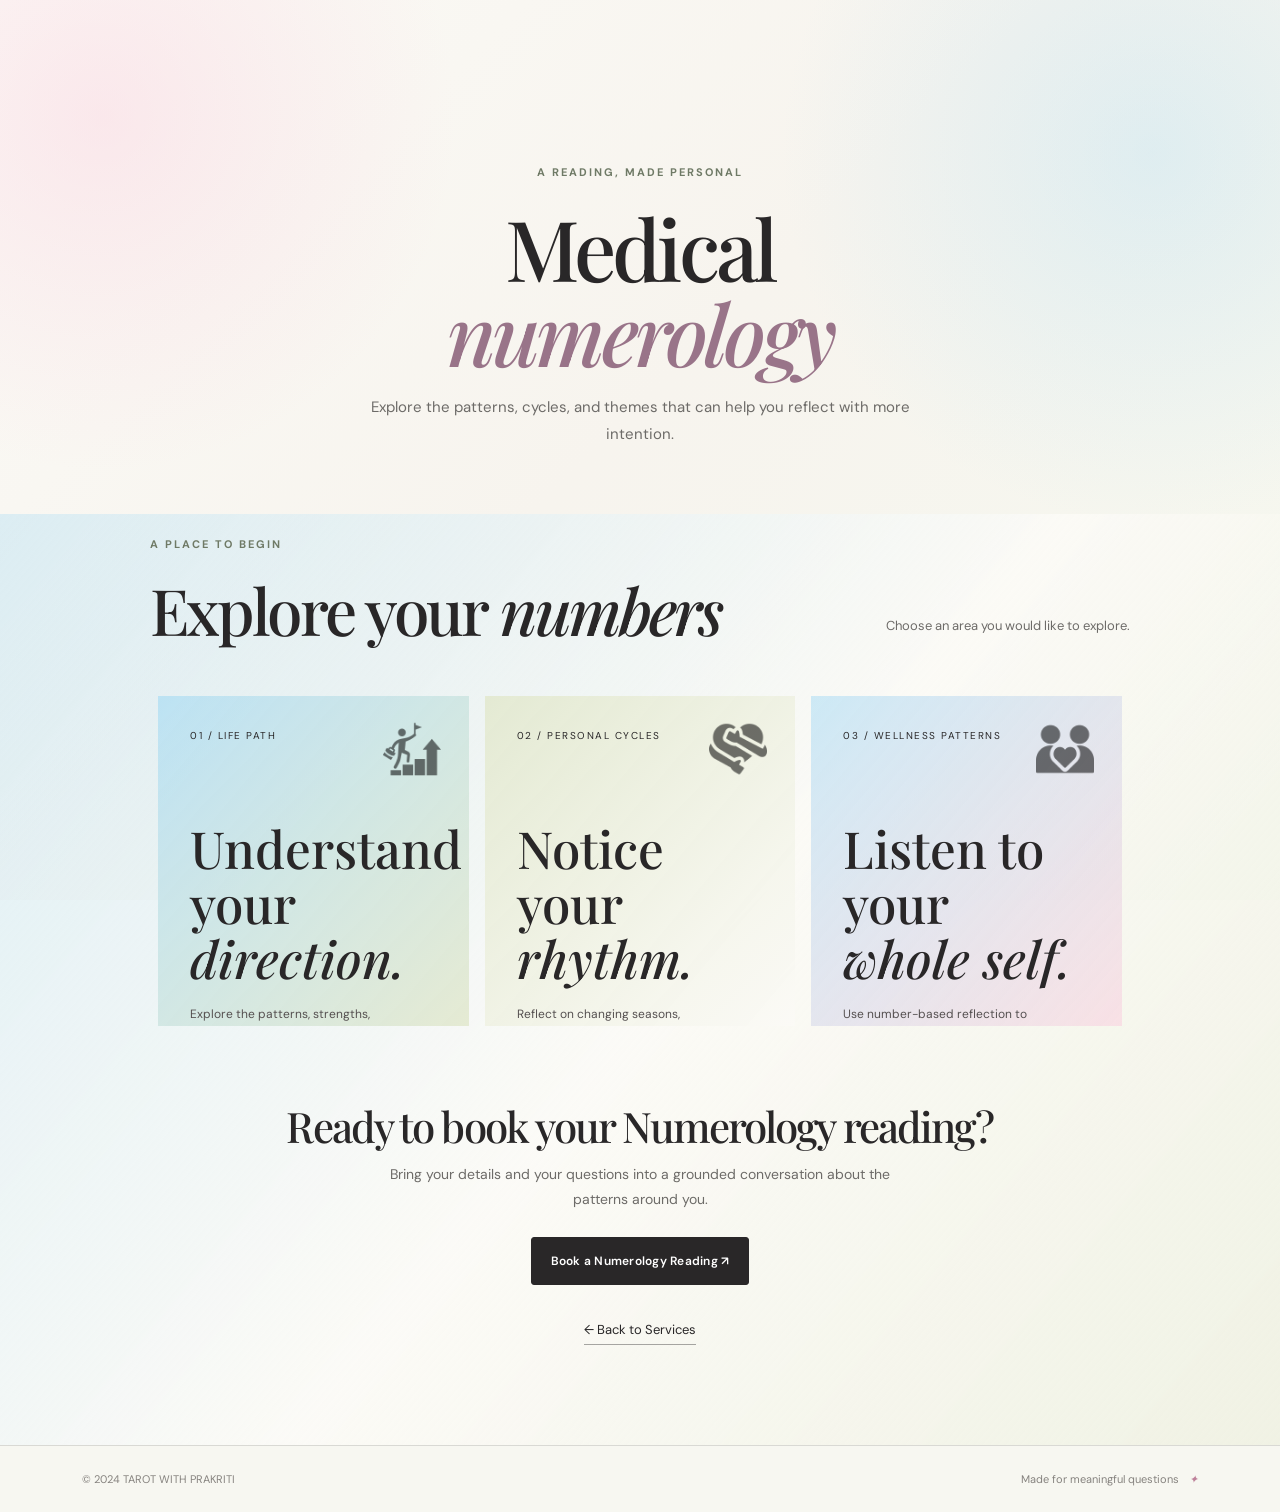
<file: numerology/index.html>
<!doctype html>
<html lang="en">
<head>
  <meta charset="utf-8"><meta name="viewport" content="width=device-width, initial-scale=1">
  <meta name="description" content="Medical Numerology services with Tarot with Prakriti.">
  <title>Medical Numerology | TAROT WITH PRAKRITI</title>
  <link rel="preconnect" href="https://fonts.googleapis.com"><link rel="preconnect" href="https://fonts.gstatic.com" crossorigin>
  <link href="https://fonts.googleapis.com/css2?family=DM+Sans:wght@400;500;600;700&family=Playfair+Display:wght@500;600;700&display=swap" rel="stylesheet"><link href="https://cdn.jsdelivr.net/npm/bootstrap@5.3.3/dist/css/bootstrap.min.css" rel="stylesheet">
  <link rel="stylesheet" href="../styles.css"><link rel="stylesheet" href="../responsive-fix.css"><link rel="stylesheet" href="../services/services.css"><link rel="stylesheet" href="../services/services-overrides.css"><link rel="stylesheet" href="../tarot/detail.css">
</head>
<body class="detail-page numerology-detail-page"><div class="page-wash"></div>
  <main><header class="detail-hero"><div class="container"><p class="section-kicker">A reading, made personal</p><h1>Medical <em>numerology</em></h1><p>Explore the patterns, cycles, and themes that can help you reflect with more intention.</p></div></header>
    <section class="detail-content"><div class="container"><div class="tarot-intro detail-intro"><div><p class="section-kicker">A place to begin</p><h2>Explore your <em>numbers</em></h2></div><p>Choose an area you would like to explore.</p></div><div class="row g-3 category-grid numerology-grid"><div class="col-lg-4"><article class="category-card category-career"><span class="category-label">01 / Life Path</span><h3>Understand your<br><em>direction.</em></h3><p>Explore the patterns, strengths, and themes that shape the way you move through life.</p></article></div><div class="col-lg-4"><article class="category-card category-self"><span class="category-label">02 / Personal Cycles</span><h3>Notice your<br><em>rhythm.</em></h3><p>Reflect on changing seasons, recurring patterns, and the energy around important decisions.</p></article></div><div class="col-lg-4"><article class="category-card category-love"><span class="category-label">03 / Wellness Patterns</span><h3>Listen to your<br><em>whole self.</em></h3><p>Use number-based reflection to notice habits, balance, and areas that deserve more care.</p></article></div></div><div class="detail-cta"><h2>Ready to book your Numerology reading?</h2><p>Bring your details and your questions into a grounded conversation about the patterns around you.</p><a class="btn btn-primary-soft" href="https://wa.me/916283206767?text=Hi%20I%20would%20like%20to%20book%20a%20Medical%20Numerology%20reading" target="_blank" rel="noopener">Book a Numerology Reading <span>↗</span></a></div><a class="detail-back" href="../services/">← Back to Services</a></div></section>
  </main><footer><div class="container d-flex flex-wrap justify-content-between align-items-center gap-3"><span>© 2024 TAROT WITH PRAKRITI</span><span>Made for meaningful questions <i>✦</i></span></div></footer>
  <script src="https://cdn.jsdelivr.net/npm/bootstrap@5.3.3/dist/js/bootstrap.bundle.min.js"></script>
</body></html>
</file>
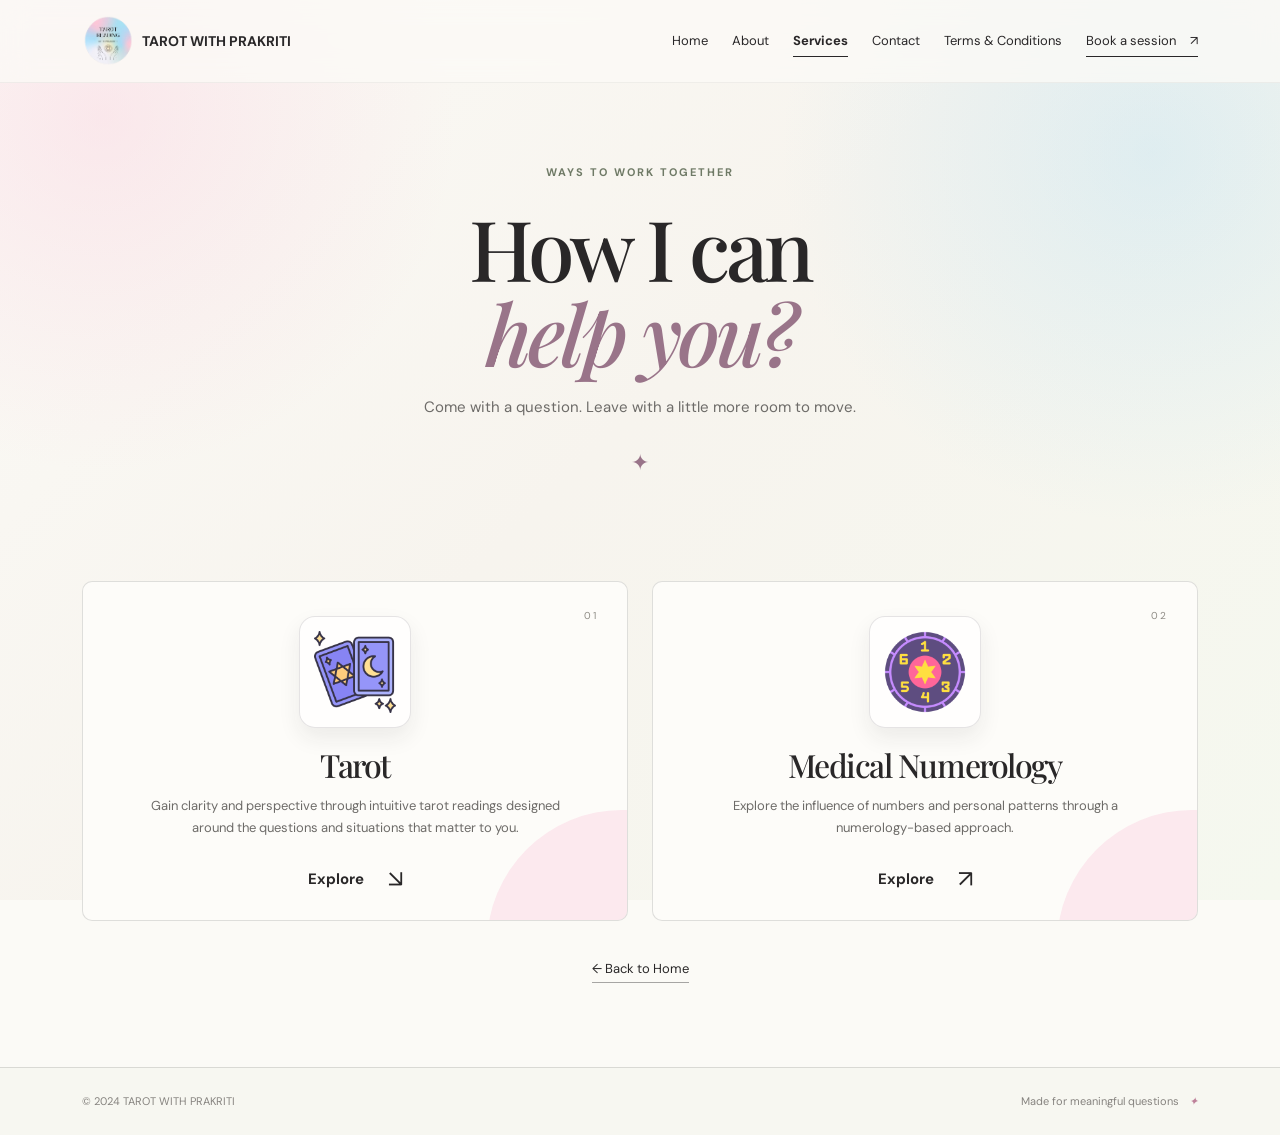
<file: services/index.html>
<!doctype html>
<html lang="en">
<head>
  <meta charset="utf-8">
  <meta name="viewport" content="width=device-width, initial-scale=1">
  <meta name="description" content="Tarot and numerology services by Tarot with Prakriti.">
  <title>Services | TAROT WITH PRAKRITI</title>
  <link rel="preconnect" href="https://fonts.googleapis.com">
  <link rel="preconnect" href="https://fonts.gstatic.com" crossorigin>
  <link href="https://fonts.googleapis.com/css2?family=DM+Sans:wght@400;500;600;700&family=Playfair+Display:wght@500;600;700&display=swap" rel="stylesheet">
  <link href="https://cdn.jsdelivr.net/npm/bootstrap@5.3.3/dist/css/bootstrap.min.css" rel="stylesheet">
  <link rel="stylesheet" href="../styles.css">
  <link rel="stylesheet" href="../responsive-fix.css">
  <link rel="stylesheet" href="services.css">
  <link rel="stylesheet" href="services-overrides.css">
</head>
<body class="services-page">
  <div class="page-wash"></div>
  <nav class="navbar navbar-expand-lg fixed-top site-nav" aria-label="Main navigation">
    <div class="container">
      <a class="navbar-brand d-flex align-items-center gap-2" href="../index.html#home" aria-label="TAROT WITH PRAKRITI home"><img src="../logo.PNG" alt="TAROT WITH PRAKRITI logo"><strong>TAROT WITH PRAKRITI</strong></a>
      <button class="navbar-toggler" type="button" data-bs-toggle="collapse" data-bs-target="#mainNav" aria-controls="mainNav" aria-expanded="false" aria-label="Toggle navigation"><span class="navbar-toggler-icon"></span></button>
      <div class="collapse navbar-collapse" id="mainNav"><ul class="navbar-nav ms-auto align-items-lg-center gap-lg-4">
        <li class="nav-item"><a class="nav-link" href="../index.html#home">Home</a></li><li class="nav-item"><a class="nav-link" href="../index.html#about">About</a></li><li class="nav-item"><a class="nav-link is-active" href="./" aria-current="page">Services</a></li><li class="nav-item"><a class="nav-link" href="../index.html#contact">Contact</a></li><li class="nav-item"><a class="nav-link" href="../terms-and-conditions/">Terms &amp; Conditions</a></li><li class="nav-item"><a class="nav-cta" href="https://wa.me/916283206767?text=Hi%20can%20I%20get%20more%20info%20on%20this" target="_blank" rel="noopener">Book a session <span>↗</span></a></li>
      </ul></div>
    </div>
  </nav>

  <main>
    <header class="services-hero"><div class="container reveal is-visible"><p class="section-kicker">Ways to work together</p><h1>How I can <em>help you?</em></h1><p>Come with a question. Leave with a little more room to move.</p><span class="services-star" aria-hidden="true">✦</span></div></header>
    <section class="services-section services-route-section section-space"><div class="container"><div class="row g-4"><div class="col-md-6 reveal is-visible"><a class="service-card tarot-service" href="../tarot/"><div class="service-icon tarot-icon"><span aria-hidden="true">✦</span><small>Tarot</small></div><span class="service-number">01</span><h2>Tarot</h2><p>Gain clarity and perspective through intuitive tarot readings designed around the questions and situations that matter to you.</p><span class="card-arrow">Explore <b>↘</b></span></a></div><div class="col-md-6 reveal reveal-delay is-visible"><a class="service-card numerology-service" href="../numerology/"><div class="service-icon number-icon"><span>123</span><small>Numbers</small></div><span class="service-number">02</span><h2>Medical Numerology</h2><p>Explore the influence of numbers and personal patterns through a numerology-based approach.</p><span class="card-arrow">Explore <b>↗</b></span></a></div></div><a class="services-home-link" href="../index.html#home">← Back to Home</a></div></section>
  </main>
  <footer><div class="container d-flex flex-wrap justify-content-between align-items-center gap-3"><span>© 2024 TAROT WITH PRAKRITI</span><span>Made for meaningful questions <i>✦</i></span></div></footer>
  <script src="https://cdn.jsdelivr.net/npm/bootstrap@5.3.3/dist/js/bootstrap.bundle.min.js"></script>
</body>
</html>
</file>
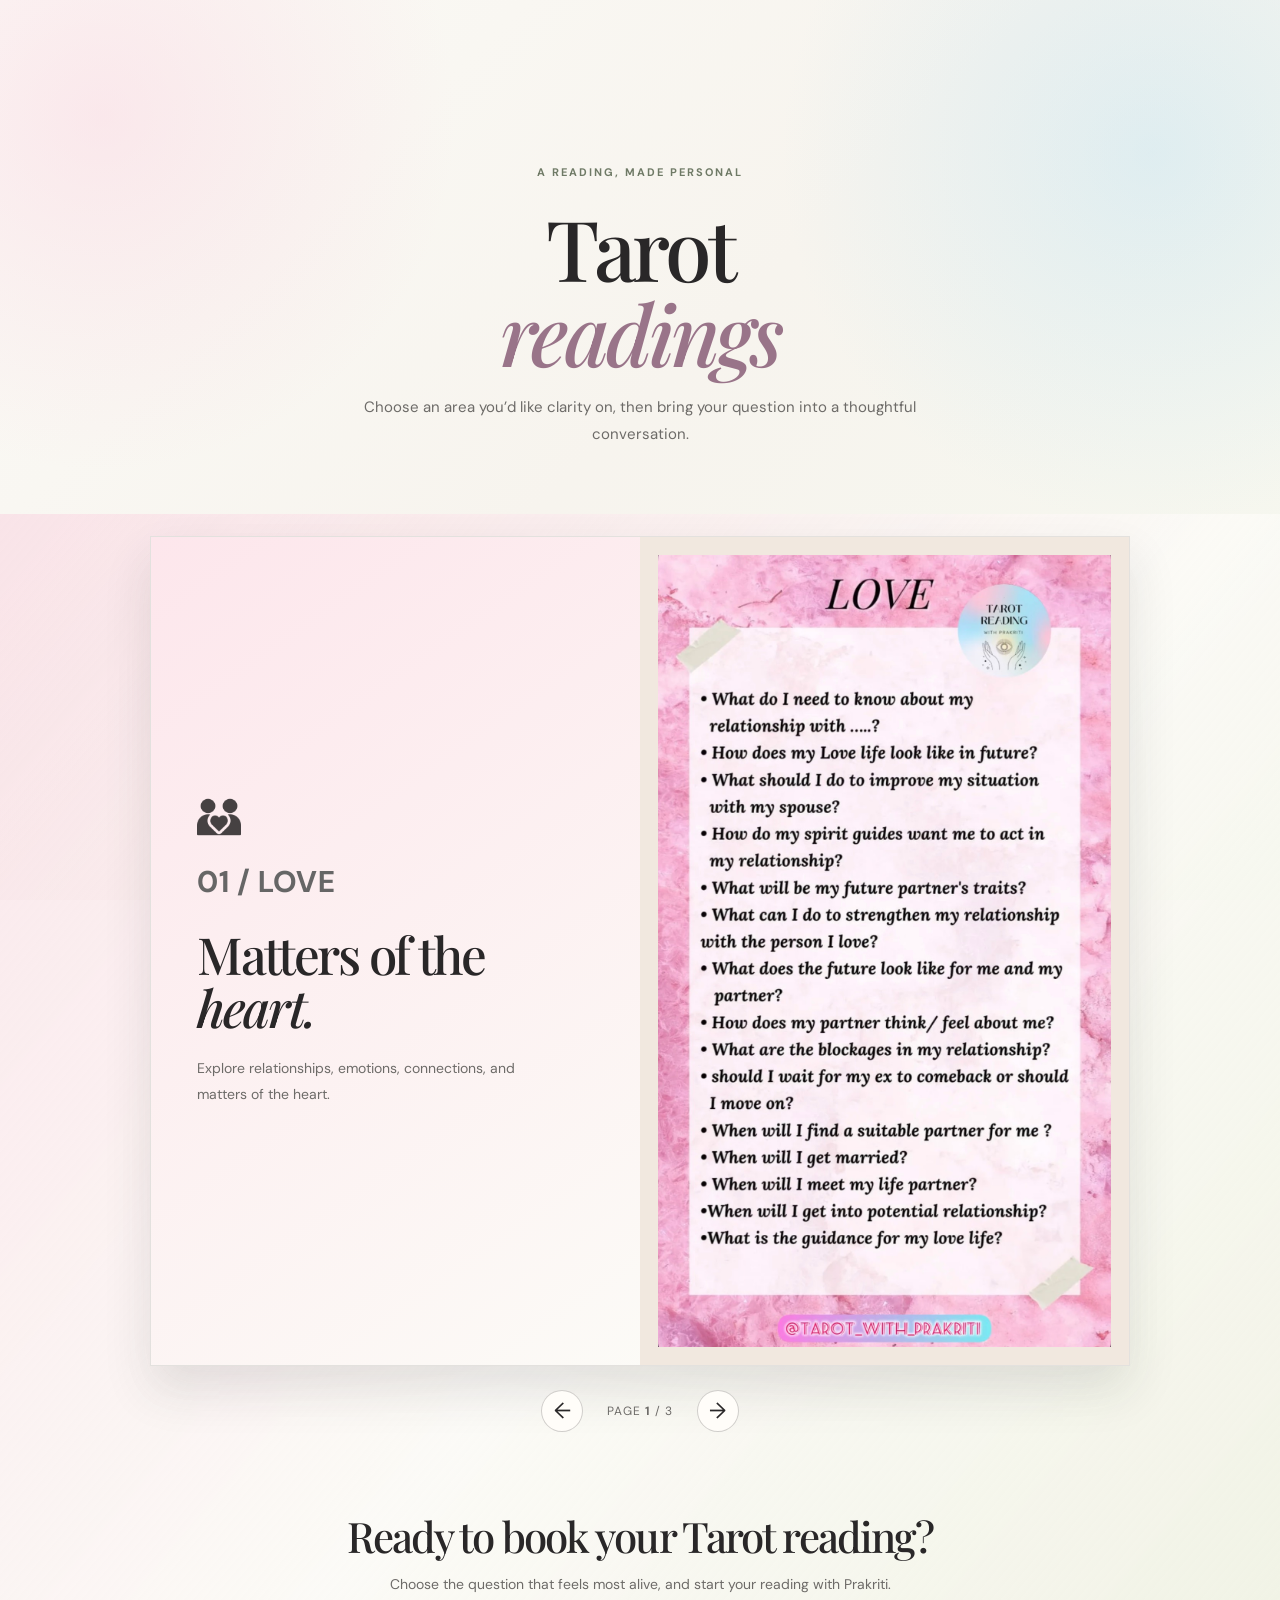
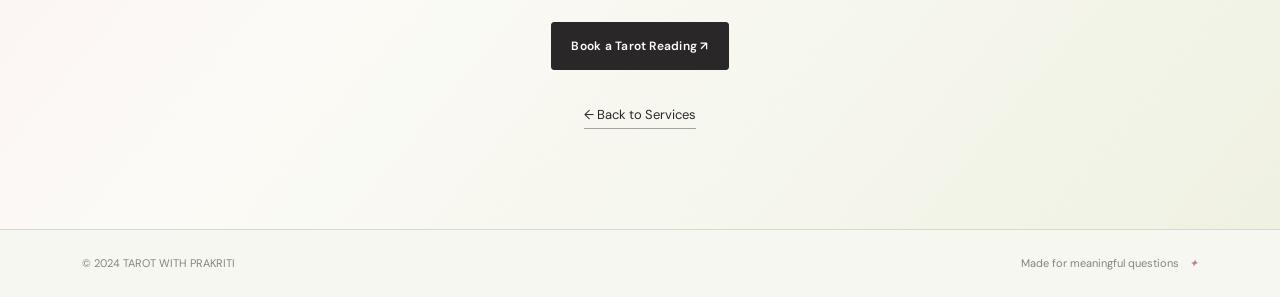
<file: tarot/index.html>
<!doctype html>
<html lang="en">
<head>
  <meta charset="utf-8"><meta name="viewport" content="width=device-width, initial-scale=1">
  <meta name="description" content="Personal Tarot readings with Tarot with Prakriti.">
  <title>Tarot Readings | TAROT WITH PRAKRITI</title>
  <link rel="preconnect" href="https://fonts.googleapis.com"><link rel="preconnect" href="https://fonts.gstatic.com" crossorigin>
  <link href="https://fonts.googleapis.com/css2?family=DM+Sans:wght@400;500;600;700&family=Playfair+Display:wght@500;600;700&display=swap" rel="stylesheet"><link href="https://cdn.jsdelivr.net/npm/bootstrap@5.3.3/dist/css/bootstrap.min.css" rel="stylesheet">
  <link rel="stylesheet" href="../styles.css"><link rel="stylesheet" href="../responsive-fix.css"><link rel="stylesheet" href="../services/services.css"><link rel="stylesheet" href="detail.css">
</head>
<body class="detail-page tarot-detail-page"><div class="page-wash"></div>
  <main><header class="detail-hero"><div class="container"><p class="section-kicker">A reading, made personal</p><h1>Tarot <em>readings</em></h1><p>Choose an area you’d like clarity on, then bring your question into a thoughtful conversation.</p></div></header>
    <section class="detail-content"><div class="container"><div class="tarot-book-shell"><div class="tarot-book" aria-live="polite"><div class="book-page book-copy-page"><img class="book-icon" src="../love.png" alt="Love tarot icon"><span class="book-category">01 / Love</span><h2>Matters of the<br><em>heart.</em></h2><p>Explore relationships, emotions, connections, and matters of the heart.</p></div><div class="book-page book-image-page"><img class="book-image" src="../love_sq.PNG" alt="Love tarot reading"></div></div><div class="book-controls"><button class="book-control book-previous" type="button" aria-label="Previous tarot category">←</button><span class="book-count">Page <strong>1</strong> / 3</span><button class="book-control book-next" type="button" aria-label="Next tarot category">→</button></div></div><div class="detail-cta"><h2>Ready to book your Tarot reading?</h2><p>Choose the question that feels most alive, and start your reading with Prakriti.</p><a class="btn btn-primary-soft" href="https://wa.me/916283206767?text=Hi%20I%20would%20like%20to%20book%20a%20Tarot%20reading" target="_blank" rel="noopener">Book a Tarot Reading <span>↗</span></a></div><a class="detail-back" href="../services/">← Back to Services</a></div></section>
  </main><footer><div class="container d-flex flex-wrap justify-content-between align-items-center gap-3"><span>© 2024 TAROT WITH PRAKRITI</span><span>Made for meaningful questions <i>✦</i></span></div></footer>
  <script src="https://cdn.jsdelivr.net/npm/bootstrap@5.3.3/dist/js/bootstrap.bundle.min.js"></script><script src="tarot.js"></script>
</body></html>
</file>
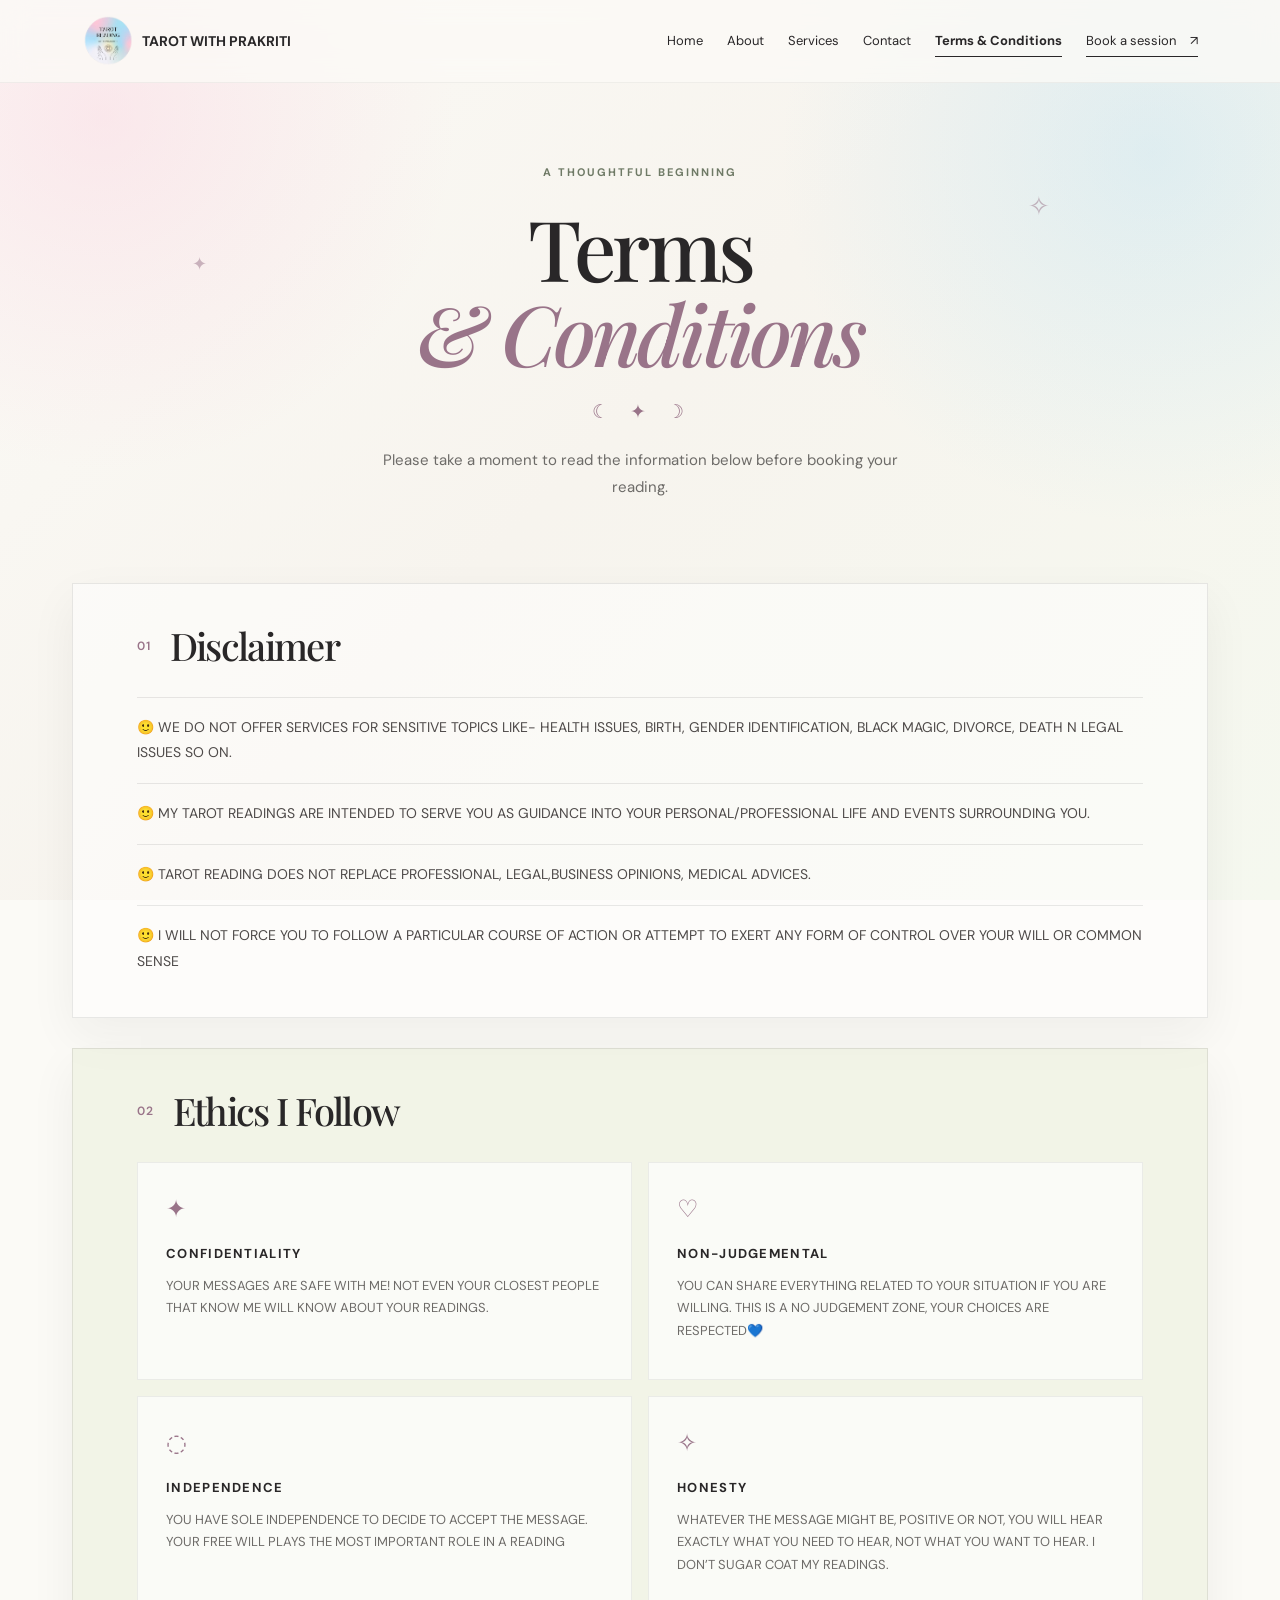
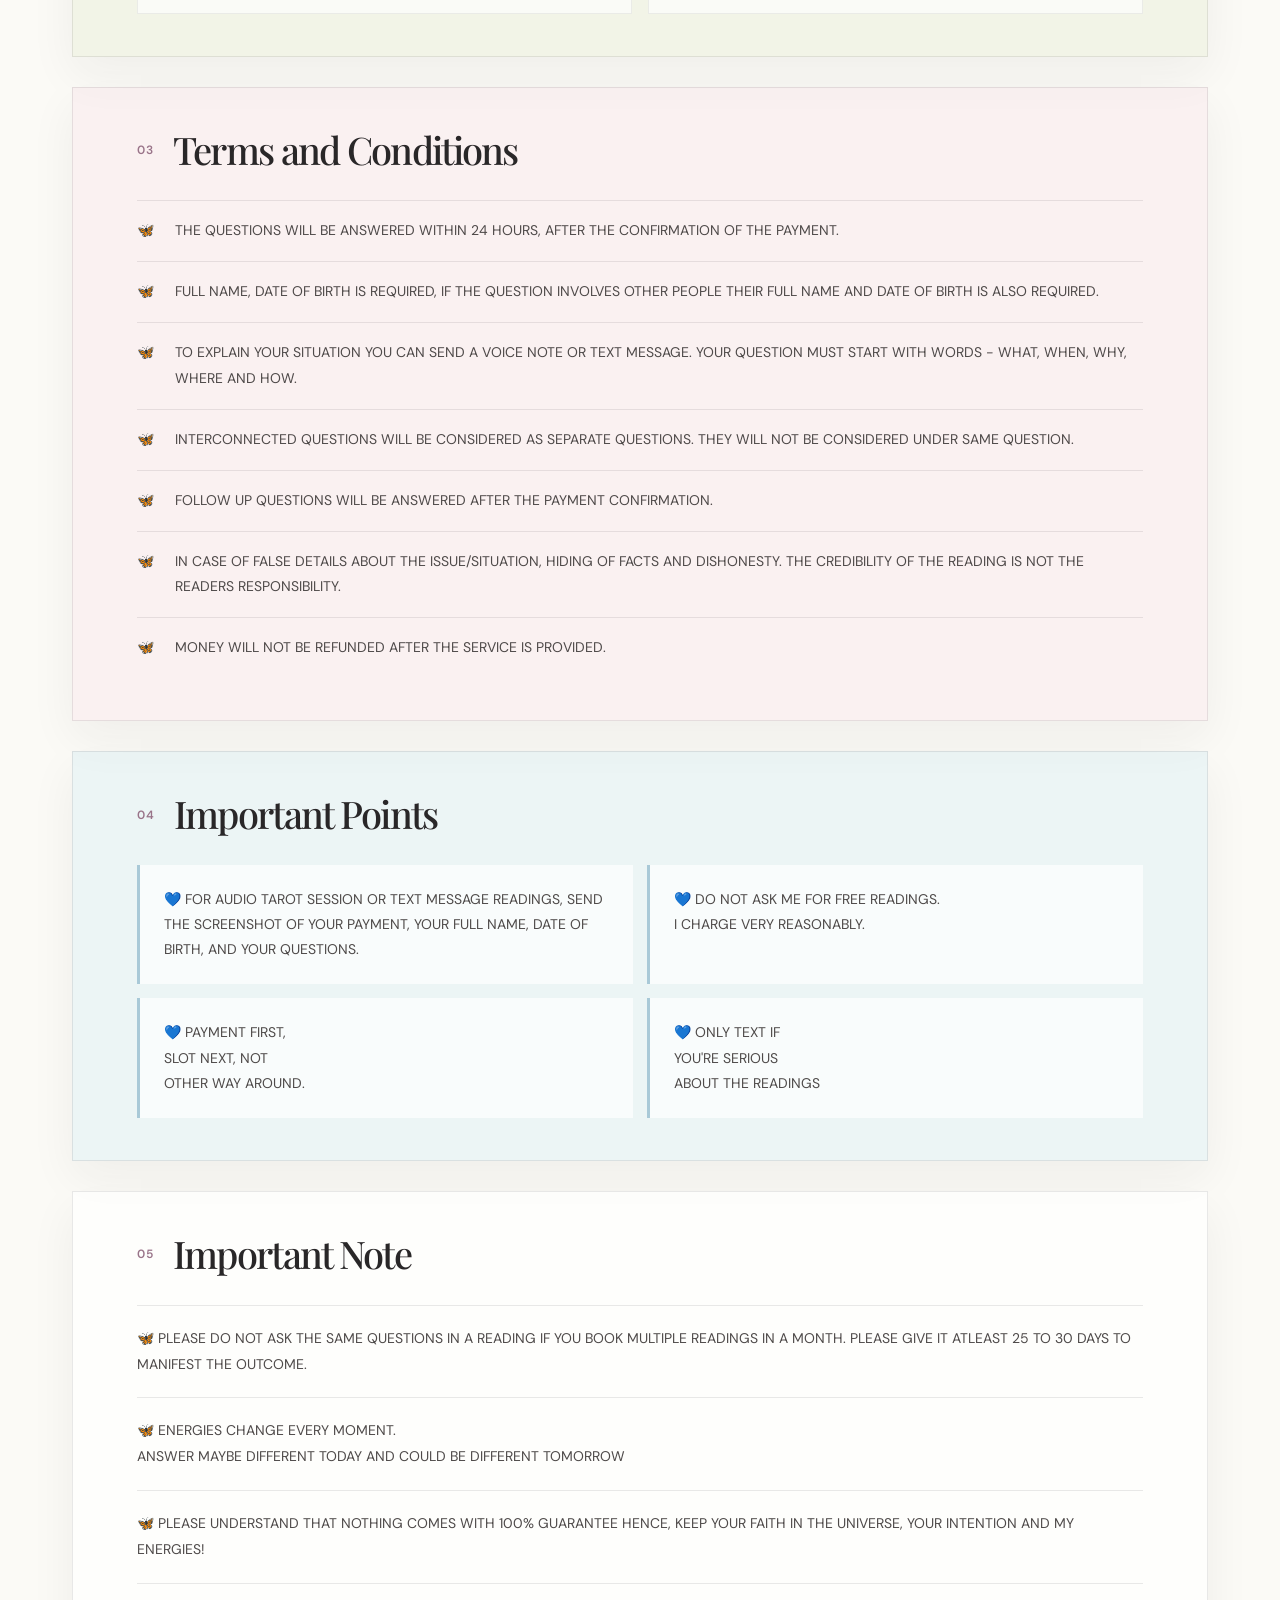
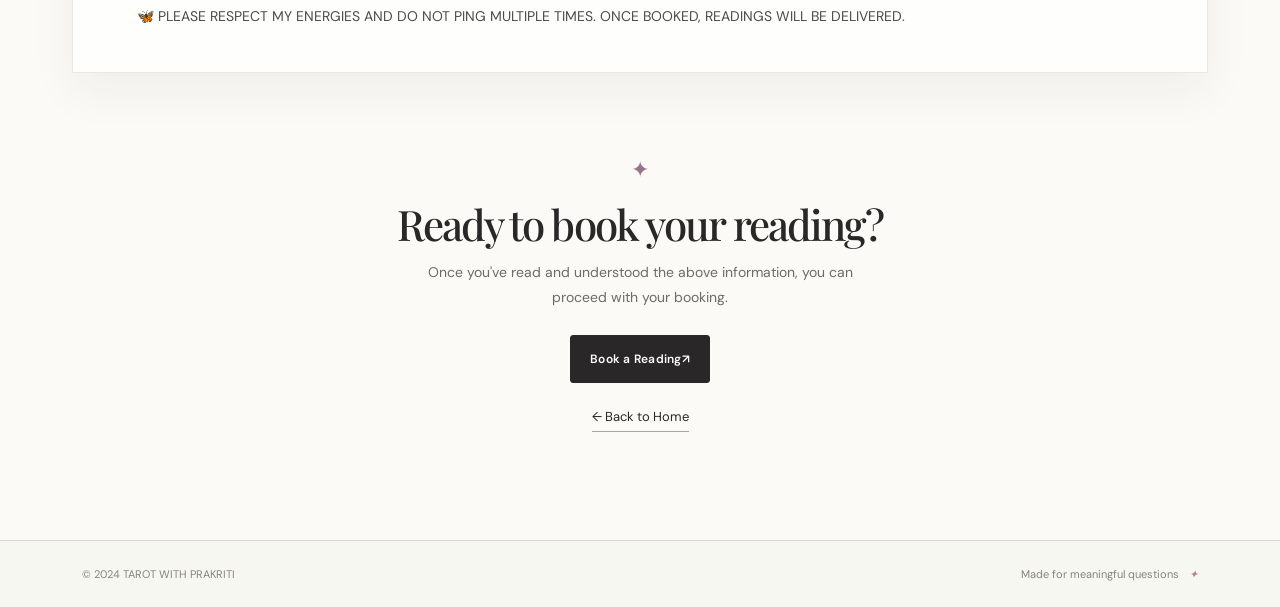
<file: terms-and-conditions/index.html>
<!doctype html>
<html lang="en">
<head>
  <meta charset="utf-8">
  <meta name="viewport" content="width=device-width, initial-scale=1">
  <meta name="description" content="Terms and conditions for Tarot with Prakriti readings.">
  <title>Terms &amp; Conditions | TAROT WITH PRAKRITI</title>
  <link rel="preconnect" href="https://fonts.googleapis.com">
  <link rel="preconnect" href="https://fonts.gstatic.com" crossorigin>
  <link href="https://fonts.googleapis.com/css2?family=DM+Sans:wght@400;500;600;700&family=Playfair+Display:wght@500;600;700&display=swap" rel="stylesheet">
  <link href="https://cdn.jsdelivr.net/npm/bootstrap@5.3.3/dist/css/bootstrap.min.css" rel="stylesheet">
  <link rel="stylesheet" href="../styles.css">
  <link rel="stylesheet" href="../responsive-fix.css">
  <link rel="stylesheet" href="terms.css">
</head>
<body class="terms-page">
  <div class="page-wash"></div>
  <nav class="navbar navbar-expand-lg fixed-top site-nav" aria-label="Main navigation">
    <div class="container">
      <a class="navbar-brand d-flex align-items-center gap-2" href="../index.html#home" aria-label="TAROT WITH PRAKRITI home"><img src="../logo.PNG" alt="TAROT WITH PRAKRITI logo"><strong>TAROT WITH PRAKRITI</strong></a>
      <button class="navbar-toggler" type="button" data-bs-toggle="collapse" data-bs-target="#mainNav" aria-controls="mainNav" aria-expanded="false" aria-label="Toggle navigation"><span class="navbar-toggler-icon"></span></button>
      <div class="collapse navbar-collapse" id="mainNav"><ul class="navbar-nav ms-auto align-items-lg-center gap-lg-4">
        <li class="nav-item"><a class="nav-link" href="../index.html#home">Home</a></li><li class="nav-item"><a class="nav-link" href="../index.html#about">About</a></li><li class="nav-item"><a class="nav-link" href="../services/">Services</a></li><li class="nav-item"><a class="nav-link" href="../index.html#contact">Contact</a></li><li class="nav-item"><a class="nav-link is-active" href="./" aria-current="page">Terms &amp; Conditions</a></li><li class="nav-item"><a class="nav-cta" href="https://wa.me/916283206767?text=Hi%20can%20I%20get%20more%20info%20on%20this" target="_blank" rel="noopener">Book a session <span>↗</span></a></li>
      </ul></div>
    </div>
  </nav>

  <main>
    <header class="terms-hero">
      <div class="terms-sparkle sparkle-one" aria-hidden="true">✦</div><div class="terms-sparkle sparkle-two" aria-hidden="true">✧</div>
      <div class="container reveal is-visible"><p class="section-kicker">A thoughtful beginning</p><h1>Terms <em>&amp; Conditions</em></h1><span class="moon-phase" aria-hidden="true">☾ &nbsp;✦&nbsp; ☽</span><p class="terms-subtitle">Please take a moment to read the information below before booking your reading.</p></div>
    </header>

    <div class="container terms-content">
      <section class="terms-section disclaimer-section reveal is-visible" aria-labelledby="disclaimer-title"><div class="terms-section-heading"><span class="terms-index">01</span><h2 id="disclaimer-title">Disclaimer</h2></div><div class="point-list"><p>🙂 WE DO NOT OFFER SERVICES FOR SENSITIVE TOPICS LIKE- HEALTH ISSUES, BIRTH, GENDER IDENTIFICATION, BLACK MAGIC, DIVORCE, DEATH N LEGAL ISSUES SO ON.</p><p>🙂 MY TAROT READINGS ARE INTENDED TO SERVE YOU AS GUIDANCE INTO YOUR PERSONAL/PROFESSIONAL LIFE AND EVENTS SURROUNDING YOU.</p><p>🙂 TAROT READING DOES NOT REPLACE PROFESSIONAL, LEGAL,BUSINESS OPINIONS, MEDICAL ADVICES.</p><p>🙂 I WILL NOT FORCE YOU TO FOLLOW A PARTICULAR COURSE OF ACTION OR ATTEMPT TO EXERT ANY FORM OF CONTROL OVER YOUR WILL OR COMMON SENSE</p></div></section>

      <section class="terms-section ethics-section reveal is-visible" aria-labelledby="ethics-title"><div class="terms-section-heading"><span class="terms-index">02</span><h2 id="ethics-title">Ethics I Follow</h2></div><div class="ethics-grid"><article class="ethics-card"><span class="ethics-icon" aria-hidden="true">✦</span><h3>CONFIDENTIALITY</h3><p>YOUR MESSAGES ARE SAFE WITH ME! NOT EVEN YOUR CLOSEST PEOPLE THAT KNOW ME WILL KNOW ABOUT YOUR READINGS.</p></article><article class="ethics-card"><span class="ethics-icon" aria-hidden="true">♡</span><h3>NON-JUDGEMENTAL</h3><p>YOU CAN SHARE EVERYTHING RELATED TO YOUR SITUATION IF YOU ARE WILLING. THIS IS A NO JUDGEMENT ZONE, YOUR CHOICES ARE RESPECTED💙</p></article><article class="ethics-card"><span class="ethics-icon" aria-hidden="true">◌</span><h3>INDEPENDENCE</h3><p>YOU HAVE SOLE INDEPENDENCE TO DECIDE TO ACCEPT THE MESSAGE. YOUR FREE WILL PLAYS THE MOST IMPORTANT ROLE IN A READING</p></article><article class="ethics-card"><span class="ethics-icon" aria-hidden="true">✧</span><h3>HONESTY</h3><p>WHATEVER THE MESSAGE MIGHT BE, POSITIVE OR NOT, YOU WILL HEAR EXACTLY WHAT YOU NEED TO HEAR, NOT WHAT YOU WANT TO HEAR. I DON’T SUGAR COAT MY READINGS.</p></article></div></section>

      <section class="terms-section conditions-section reveal is-visible" aria-labelledby="conditions-title"><div class="terms-section-heading"><span class="terms-index">03</span><h2 id="conditions-title">Terms and Conditions</h2></div><ol class="condition-list"><li><span class="condition-icon" aria-hidden="true">🦋</span><span>THE QUESTIONS WILL BE ANSWERED WITHIN 24 HOURS, AFTER THE CONFIRMATION OF THE PAYMENT.</span></li><li><span class="condition-icon" aria-hidden="true">🦋</span><span>FULL NAME, DATE OF BIRTH IS REQUIRED, IF THE QUESTION INVOLVES OTHER PEOPLE THEIR FULL NAME AND DATE OF BIRTH IS ALSO REQUIRED.</span></li><li><span class="condition-icon" aria-hidden="true">🦋</span><span>TO EXPLAIN YOUR SITUATION YOU CAN SEND A VOICE NOTE OR TEXT MESSAGE. YOUR QUESTION MUST START WITH WORDS - WHAT, WHEN, WHY, WHERE AND HOW.</span></li><li><span class="condition-icon" aria-hidden="true">🦋</span><span>INTERCONNECTED QUESTIONS WILL BE CONSIDERED AS SEPARATE QUESTIONS. THEY WILL NOT BE CONSIDERED UNDER SAME QUESTION.</span></li><li><span class="condition-icon" aria-hidden="true">🦋</span><span>FOLLOW UP QUESTIONS WILL BE ANSWERED AFTER THE PAYMENT CONFIRMATION.</span></li><li><span class="condition-icon" aria-hidden="true">🦋</span><span>IN CASE OF FALSE DETAILS ABOUT THE ISSUE/SITUATION, HIDING OF FACTS AND DISHONESTY. THE CREDIBILITY OF THE READING IS NOT THE READERS RESPONSIBILITY.</span></li><li><span class="condition-icon" aria-hidden="true">🦋</span><span>MONEY WILL NOT BE REFUNDED AFTER THE SERVICE IS PROVIDED.</span></li></ol></section>

      <section class="terms-section important-points-section reveal is-visible" aria-labelledby="points-title"><div class="terms-section-heading"><span class="terms-index">04</span><h2 id="points-title">Important Points</h2></div><div class="important-points-grid"><p>💙 FOR AUDIO TAROT SESSION OR TEXT MESSAGE READINGS, SEND THE SCREENSHOT OF YOUR PAYMENT, YOUR FULL NAME, DATE OF BIRTH, AND YOUR QUESTIONS.</p><p>💙 DO NOT ASK ME FOR FREE READINGS.<br>I CHARGE VERY REASONABLY.</p><p>💙 PAYMENT FIRST,<br>SLOT NEXT, NOT<br>OTHER WAY AROUND.</p><p>💙 ONLY TEXT IF<br>YOU'RE SERIOUS<br>ABOUT THE READINGS</p></div></section>

      <section class="terms-section note-section reveal is-visible" aria-labelledby="note-title"><div class="terms-section-heading"><span class="terms-index">05</span><h2 id="note-title">Important Note</h2></div><div class="point-list note-list"><p>🦋 PLEASE DO NOT ASK THE SAME QUESTIONS IN A READING IF YOU BOOK MULTIPLE READINGS IN A MONTH. PLEASE GIVE IT ATLEAST 25 TO 30 DAYS TO MANIFEST THE OUTCOME.</p><p>🦋 ENERGIES CHANGE EVERY MOMENT.<br>ANSWER MAYBE DIFFERENT TODAY AND COULD BE DIFFERENT TOMORROW</p><p>🦋 PLEASE UNDERSTAND THAT NOTHING COMES WITH 100% GUARANTEE HENCE, KEEP YOUR FAITH IN THE UNIVERSE, YOUR INTENTION AND MY ENERGIES!</p><p>🦋 PLEASE RESPECT MY ENERGIES AND DO NOT PING MULTIPLE TIMES. ONCE BOOKED, READINGS WILL BE DELIVERED.</p></div></section>

      <section class="terms-cta reveal is-visible" aria-labelledby="booking-title"><span class="cta-star" aria-hidden="true">✦</span><h2 id="booking-title">Ready to book your reading?</h2><p>Once you've read and understood the above information, you can proceed with your booking.</p><a class="btn btn-primary-soft" href="https://wa.me/916283206767?text=Hi%20can%20I%20get%20more%20info%20on%20this" target="_blank" rel="noopener">Book a Reading <span>↗</span></a><a class="back-home" href="../index.html#home">← Back to Home</a></section>
    </div>
  </main>
  <footer><div class="container d-flex flex-wrap justify-content-between align-items-center gap-3"><span>© 2024 TAROT WITH PRAKRITI</span><span>Made for meaningful questions <i>✦</i></span></div></footer>
  <script src="https://cdn.jsdelivr.net/npm/bootstrap@5.3.3/dist/js/bootstrap.bundle.min.js"></script>
</body>
</html>
</file>
<file: styles.css>
:root{--sage:#e1e7cb;--pink:#fac7da;--sky:#adddf4;--ink:#292728;--muted:#6d6b68;--cream:#fbfaf6;--line:rgba(41,39,40,.14);--serif:'Playfair Display',Georgia,serif;--sans:'DM Sans',sans-serif}*{box-sizing:border-box}html{scroll-behavior:smooth}body{background:var(--cream);color:var(--ink);font-family:var(--sans);overflow-x:hidden}.page-wash{position:fixed;inset:0;z-index:-2;background:radial-gradient(circle at 8% 13%,rgba(250,199,218,.34),transparent 25%),radial-gradient(circle at 90% 17%,rgba(173,221,244,.32),transparent 27%),linear-gradient(135deg,#fbfaf6 0%,#f7f4ee 48%,#f5f8ef 100%)}.site-nav{padding:18px 0;background:rgba(251,250,246,.78);backdrop-filter:blur(14px);border-bottom:1px solid rgba(41,39,40,.06);z-index:10}.navbar-brand{font:600 14px var(--sans);letter-spacing:.02em;text-transform:lowercase;color:var(--ink)}.navbar-brand img{width:34px;height:34px;object-fit:cover;border-radius:50%}.nav-link{font-size:13px;color:var(--ink);padding:6px 0!important;position:relative}.nav-link:after{content:'';position:absolute;bottom:0;left:0;width:0;height:1px;background:var(--ink);transition:width .25s}.nav-link:hover:after{width:100%}.nav-cta{display:inline-flex;gap:14px;align-items:center;border-bottom:1px solid var(--ink);padding:6px 0;color:var(--ink);font-size:13px;text-decoration:none}.nav-cta span,.text-link span,.btn span{transition:transform .25s;display:inline-block}.nav-cta:hover,.text-link:hover{color:var(--ink)}.nav-cta:hover span,.text-link:hover span,.btn:hover span{transform:translate(3px,-3px)}.navbar-toggler{border:0;padding:4px}.navbar-toggler:focus{box-shadow:none}.section-space{padding:130px 0}.hero-section{min-height:800px;padding-top:170px;position:relative;display:flex;align-items:center}.orb{position:absolute;border-radius:50%;filter:blur(1px);opacity:.58;pointer-events:none}.orb-one{width:170px;height:170px;background:var(--pink);top:8%;left:-90px}.orb-two{width:230px;height:230px;background:var(--sky);right:-100px;bottom:2%}.eyebrow,.section-kicker{font-size:11px;text-transform:uppercase;letter-spacing:.18em;font-weight:700;color:#6f7a66;margin-bottom:24px}.eyebrow-line{display:inline-block;width:34px;height:1px;background:#6f7a66;vertical-align:middle;margin-right:10px}.hero-logo{width:94px;height:94px;object-fit:cover;border-radius:50%;margin-bottom:24px;box-shadow:0 10px 26px rgba(41,39,40,.08)}h1,h2,h3{font-family:var(--serif);font-weight:500;line-height:1.07}h1{font-size:clamp(52px,6.2vw,90px);letter-spacing:-.045em;margin:0 0 25px}h2{font-size:clamp(42px,5vw,68px);letter-spacing:-.045em;margin:0 0 28px}h3{font-size:34px}em{font-style:italic;font-weight:500}.hero-lede{max-width:465px;color:var(--muted);line-height:1.8;font-size:15px;margin-bottom:30px}.btn-primary-soft{background:var(--ink);color:#fff;border:1px solid var(--ink);border-radius:3px;padding:14px 19px;font-size:12px;font-weight:600;letter-spacing:.02em}.btn-primary-soft:hover{background:#4b4847;border-color:#4b4847;color:#fff}.text-link{font-size:12px;font-weight:600;color:var(--ink);text-decoration:none;border-bottom:1px solid rgba(41,39,40,.45);padding:5px 0;display:inline-flex;gap:16px}.hero-note{font-size:11px;color:#7c7977;margin-top:48px;letter-spacing:.03em}.tiny-star{font-size:17px;color:#b48b99;margin-right:8px}.portrait-frame{position:relative;width:min(100%,480px);height:570px;margin:0 auto;border-radius:240px 240px 8px 8px;overflow:hidden;background:linear-gradient(145deg,var(--sky),var(--pink));box-shadow:20px 26px 50px rgba(41,39,40,.12)}.portrait-backdrop{position:absolute;inset:0;background:linear-gradient(150deg,rgba(225,231,203,.56),rgba(250,199,218,.22) 50%,rgba(173,221,244,.35));mix-blend-mode:screen}.hero-portrait{width:100%;height:100%;object-fit:cover;object-position:50% 20%;filter:saturate(.9);mix-blend-mode:multiply}.portrait-caption{position:absolute;bottom:22px;left:26px;color:#fff;text-shadow:0 1px 7px rgba(0,0,0,.4)}.portrait-caption span{display:block;font:25px var(--serif);font-style:italic}.portrait-caption small{font-size:10px;letter-spacing:.13em;text-transform:uppercase}.floating-note{position:absolute;background:rgba(255,255,255,.78);backdrop-filter:blur(9px);box-shadow:0 12px 24px rgba(41,39,40,.11);font-size:11px;line-height:1.4;padding:14px 17px;border-radius:4px}.note-top{top:17%;right:-8px}.note-icon{font-size:19px;color:#c17e9b;margin-right:10px;vertical-align:middle}.note-bottom{bottom:11%;left:-28px;padding:18px 20px;font-family:var(--serif);font-size:15px;font-style:italic}.note-ring{font-size:27px;color:#719eb3;margin-right:8px;float:left}.scroll-cue{position:absolute;right:10px;bottom:-72px;writing-mode:vertical-rl;text-transform:uppercase;letter-spacing:.18em;font-size:9px;color:#8a8881}.scroll-cue span{display:inline-block;height:36px;border-left:1px solid var(--ink);margin-bottom:10px}.about-section{background:rgba(225,231,203,.24)}.about-photo-wrap{position:relative;padding:25px 25px 0 0;max-width:430px}.about-photo-wrap:before{content:'';position:absolute;inset:0 0 25px 25px;background:var(--pink);opacity:.65;border-radius:4px}.about-photo{position:relative;width:100%;height:490px;object-fit:cover;object-position:50% 15%;border-radius:4px;filter:saturate(.9)}.about-stamp{position:absolute;bottom:2px;right:-8px;width:105px;height:105px;border-radius:50%;background:var(--sky);display:flex;flex-direction:column;align-items:center;justify-content:center;text-align:center;line-height:1.05;transform:rotate(9deg);font:13px var(--serif)}.about-stamp strong{font-size:25px;font-style:italic}.body-copy{max-width:475px;color:#555250;line-height:1.85;font-size:15px}.muted-copy{color:#89847e;font-size:13px}.dark-link{margin-top:14px}.services-section{background:#faf9f5}.section-heading{display:flex;justify-content:space-between;align-items:end;margin-bottom:52px}.section-heading>p{max-width:245px;color:var(--muted);font-size:13px;line-height:1.65;margin:0 0 8px}.section-heading h2{margin-bottom:0}.service-card{position:relative;width:100%;text-align:left;border:1px solid var(--line);min-height:310px;padding:35px;background:#fdfcf9;cursor:pointer;transition:transform .35s,box-shadow .35s,border-color .35s,background .35s;overflow:hidden}.service-card:before{content:'';position:absolute;width:270px;height:270px;border-radius:50%;right:-130px;bottom:-160px;background:var(--pink);opacity:.38;transition:transform .45s}.service-card:hover{transform:translateY(-8px);box-shadow:0 18px 38px rgba(41,39,40,.11);border-color:rgba(41,39,40,.3)}.service-card:hover:before{transform:scale(1.7)}.service-card h3,.service-card p,.service-card .card-arrow{position:relative}.service-card h3{margin:47px 0 12px}.service-card p{max-width:390px;color:var(--muted);font-size:13px;line-height:1.7;margin:0}.service-number{position:absolute;right:35px;top:35px;font-size:10px;letter-spacing:.15em;color:#8e8b85}.service-icon{position:absolute;left:35px;top:31px;width:40px;height:40px;display:flex;align-items:center;justify-content:center;border-radius:50%;background:var(--sage);font-size:22px}.number-icon{background:var(--sky);font:19px var(--serif);position:absolute}.number-icon small{font:12px var(--serif);position:absolute;top:1px;right:3px}.number-icon i{font:12px var(--serif);position:absolute;bottom:2px;left:5px}.card-arrow{position:absolute;right:35px;bottom:35px;font-size:11px;font-weight:700}.card-arrow b{font-size:20px;margin-left:12px;font-weight:400}.placeholder-message{height:0;transition:height .3s;color:#7b7580;font-size:12px}.placeholder-message.show{height:34px;padding-top:20px}.tarot-section{background:linear-gradient(130deg,#f5f8ef 0%,#fdf8f6 52%,#eef7fa 100%);display:none}.tarot-section.is-open{display:block;animation:sectionIn .7s ease both}.tarot-intro{display:flex;justify-content:space-between;align-items:end;margin-bottom:48px}.tarot-intro>p{color:var(--muted);font-size:13px;margin-bottom:9px}.tarot-intro h2{margin:0}.category-card{width:100%;height:330px;border:0;text-align:left;padding:31px;position:relative;overflow:hidden;cursor:pointer;transition:transform .35s,box-shadow .35s}.category-card:hover{transform:translateY(-7px) rotate(.4deg);box-shadow:0 18px 33px rgba(41,39,40,.12)}.category-love{background:linear-gradient(135deg,#f3d2dc,#f9e9dc)}.category-career{background:linear-gradient(135deg,#c4e6f3,#dcebd4)}.category-self{background:linear-gradient(135deg,#e1e7cb,#f6dbe9)}.category-card:after{content:'✦';position:absolute;right:30px;top:25px;font-size:24px;opacity:.48}.category-label{font-size:10px;text-transform:uppercase;letter-spacing:.15em}.category-card h3{position:absolute;bottom:88px;font-size:37px;margin:0}.category-card p{position:absolute;bottom:28px;max-width:75%;font-size:12px;line-height:1.5;margin:0;color:#555050}.round-arrow{position:absolute;right:28px;bottom:28px;width:35px;height:35px;border:1px solid rgba(41,39,40,.35);border-radius:50%;display:grid;place-items:center;font-size:17px;transition:background .25s}.category-card:hover .round-arrow{background:var(--ink);color:#fff}.questions-heading{margin:125px 0 44px}.questions-heading h2{margin:0}.sample-card{width:100%;padding:0;border:1px solid var(--line);background:rgba(255,255,255,.58);text-align:left;cursor:pointer;transition:transform .3s,box-shadow .3s}.sample-card:hover{transform:translateY(-6px);box-shadow:0 15px 29px rgba(41,39,40,.1)}.sample-art{height:160px;display:grid;place-items:center;font-size:69px;font-family:var(--serif);font-style:italic}.sample-love .sample-art{background:linear-gradient(140deg,#f2c6d5,#fde7da);color:#a35b75}.sample-career .sample-art{background:linear-gradient(140deg,#b7e0f1,#dfeccf);color:#4d7f93}.sample-self .sample-art{background:linear-gradient(140deg,#e2e8cb,#f4d4e4);color:#71805a}.sample-content{padding:21px 22px 23px}.sample-content>span{font-size:10px;letter-spacing:.16em;text-transform:uppercase}.sample-content p{min-height:48px;margin:13px 0 18px;font:17px/1.35 var(--serif)}.sample-content b{font-size:11px}.contact-section{padding-top:100px;background:#f7f7f1}.contact-panel{display:flex;justify-content:space-between;align-items:end;padding:57px 65px;background:linear-gradient(120deg,var(--sage),#eef1dd 48%,var(--sky));position:relative;overflow:hidden}.contact-panel:after{content:'✦';position:absolute;right:45%;top:-30px;font-size:160px;color:rgba(255,255,255,.3)}.contact-panel h2{margin:0}.contact-panel>div:last-child{max-width:290px;position:relative;z-index:1}.contact-panel p{font-size:13px;line-height:1.7;color:#5e6256}.btn-dark-soft{background:var(--ink);color:#fff;border-radius:3px;padding:14px 18px;font-size:11px}.btn-dark-soft:hover{background:#4b4847;color:#fff}footer{background:#f7f7f1;padding:25px 0;color:#86837f;font-size:11px;border-top:1px solid var(--line)}footer i{color:#be819a;margin-left:7px}.custom-toast{background:rgba(255,255,255,.92);backdrop-filter:blur(12px);border:1px solid var(--line);box-shadow:0 14px 32px rgba(41,39,40,.14);min-width:310px}.toast-body{display:flex;gap:13px;align-items:flex-start;padding:18px}.toast-symbol{font-size:20px;color:#bb7c97}.toast-body strong{font:17px var(--serif)}.toast-body p{margin:5px 0 0;font-size:11px;color:var(--muted)}.btn-close{margin-left:auto}.reveal{opacity:0;transform:translateY(25px);transition:opacity .75s ease,transform .75s ease}.reveal.is-visible{opacity:1;transform:none}.reveal-delay{transition-delay:.12s}.reveal-delay-2{transition-delay:.24s}@keyframes sectionIn{from{opacity:0;transform:translateY(20px)}to{opacity:1;transform:none}}@media(max-width:991px){.site-nav{padding:12px 0}.navbar-collapse{background:rgba(251,250,246,.97);padding:12px 0}.nav-cta{display:inline-flex;margin-top:8px}.hero-section{padding-top:145px;min-height:auto}.portrait-frame{height:510px;max-width:400px}.section-space{padding:100px 0}.scroll-cue{display:none}.section-heading{align-items:start;flex-direction:column;gap:12px}.section-heading>p{margin:0}.contact-panel{padding:45px 40px;gap:35px}.contact-panel>div:last-child{max-width:240px}}@media(max-width:575px){.section-space{padding:76px 0}.hero-section{padding-top:118px}.hero-logo{width:78px;height:78px}.hero-actions{gap:20px!important}.hero-lede{font-size:14px}.portrait-frame{height:430px;border-radius:210px 210px 7px 7px}.floating-note{font-size:10px}.note-top{right:-2px}.note-bottom{left:-8px;bottom:7%;font-size:13px}.about-photo{height:380px}.about-photo-wrap{max-width:330px}.about-stamp{right:-4px}.service-card{min-height:330px;padding:29px}.service-card h3{margin-top:54px}.service-number{right:29px;top:29px}.service-icon{left:29px;top:26px}.card-arrow{right:29px;bottom:29px}.tarot-intro{display:block}.tarot-intro>p{margin-top:15px}.category-card{height:300px}.category-card h3{font-size:33px}.questions-heading{margin:90px 0 35px}.sample-content p{font-size:16px}.contact-panel{display:block;padding:36px 28px}.contact-panel>div:last-child{max-width:none}.contact-panel h2{font-size:43px;margin-bottom:30px}.custom-toast{min-width:unset;width:calc(100vw - 32px)} }
</file>
<file: responsive-fix.css>
@media (max-width: 575px) {
  .orb-two {
    right: 0;
  }
}

.navbar-brand strong {
  font-weight: 700;
  letter-spacing: 0;
  text-transform: uppercase;
}

#home .reveal {
  opacity: 1;
  transform: none;
  transition: none;
}

.navbar-brand img {
  width: 52px;
  height: 52px;
}

.hero-logo {
  width: 176px;
  height: 176px;
  margin-bottom: 24px;
}

.hero-introduction {
  color: var(--ink);
  font-size: 22px;
  line-height: 1.3;
  margin-bottom: 30px;
}

.hero-visual {
  position: relative;
}

.portrait-frame {
  width: min(100%, 400px);
  height: 480px;
}

.floating-note {
  position: static;
  display: flex;
  align-items: center;
  width: fit-content;
  margin-top: 18px;
}

.note-top,
.note-bottom {
  inset: auto;
}

.note-bottom {
  align-self: flex-end;
  margin-right: 12px;
}

.service-card,
.sample-card {
  height: 100%;
}

.service-card {
  display: flex;
  flex-direction: column;
  align-items: center;
  text-align: center;
  height: 340px;
  min-height: 340px;
  border-radius: 10px;
  padding: 34px 38px;
}

.service-card .service-icon {
  position: static;
  flex: 0 0 auto;
  width: 112px;
  height: 112px;
  margin: 0 auto 20px;
  flex-direction: column;
  gap: 2px;
  border: 1px solid rgba(41, 39, 40, .12);
  border-radius: 16px;
  background-color: rgba(255, 255, 255, .7);
  box-shadow: 0 10px 22px rgba(41, 39, 40, .08);
}

.service-card .service-icon > span {
  font-size: 28px;
  line-height: 1;
}

.service-card .tarot-icon,
.service-card .number-icon {
  background-position: center;
  background-repeat: no-repeat;
  background-size: 82px 82px;
}

.service-card .tarot-icon {
  background-image: url('tarot.png');
}

.service-card .number-icon {
  background-image: url('numerology.png');
}

.service-card .tarot-icon > *,
.service-card .number-icon > * {
  display: none;
}

.service-card .service-icon small {
  display: block;
  font: 600 9px var(--sans);
  letter-spacing: .12em;
  text-transform: uppercase;
}

.service-card .number-icon > span {
  font: 600 20px var(--serif);
  letter-spacing: .04em;
}

.service-card .tarot-icon small,
.service-card .number-icon small {
  display: none;
}

.service-card .card-arrow {
  font-size: 15px;
  font-weight: 700;
}

.service-card .card-arrow b {
  font-size: 24px;
}

.service-card .service-number {
  top: 26px;
  right: 30px;
}

.service-card h3 {
  margin: 0 0 13px;
}

.service-card p {
  max-width: 410px;
}

.service-card .card-arrow {
  position: static;
  display: inline-flex;
  align-items: center;
  gap: 12px;
  margin-top: auto;
  padding-top: 22px;
}

.services-section .row {
  align-items: stretch;
}

.services-section .col-md-6 {
  display: flex;
}

.services-section .service-card {
  flex: 1 1 auto;
  height: 340px;
  min-height: 340px;
}

.section-space {
  padding-top: 84px;
  padding-bottom: 84px;
}

.service-view-back {
  display: inline-flex;
  align-items: center;
  gap: 10px;
  margin-bottom: 28px;
  border: 0;
  background: transparent;
  color: var(--ink);
  font-size: 12px;
  font-weight: 700;
  cursor: pointer;
}

.service-view-back:hover {
  text-decoration: underline;
}

.numerology-view {
  display: none;
}

.numerology-view.is-open {
  display: block;
  animation: sectionIn .55s ease both;
}

.whatsapp-float {
  position: fixed;
  right: 24px;
  bottom: 24px;
  z-index: 20;
  display: inline-flex;
  align-items: center;
  gap: 9px;
  padding: 13px 17px 13px 13px;
  border-radius: 999px;
  background: #25d366;
  color: #fff;
  box-shadow: 0 10px 24px rgba(37, 211, 102, .28);
  font-size: 11px;
  font-weight: 700;
  text-decoration: none;
  transition: transform .25s, box-shadow .25s;
}

.whatsapp-float:hover {
  color: #fff;
  transform: translateY(-4px);
  box-shadow: 0 14px 28px rgba(37, 211, 102, .36);
}

.whatsapp-mark {
  display: grid;
  width: 25px;
  height: 25px;
  place-items: center;
  border: 2px solid #fff;
  border-radius: 50%;
  font-size: 16px;
  line-height: 1;
}

@media (min-width: 992px) {
  .site-nav {
    padding-top: 10px;
    padding-bottom: 10px;
  }

  .hero-section {
    padding-top: 112px;
  }
}

@media (max-width: 575px) {
  .site-nav {
    padding-top: 7px;
    padding-bottom: 7px;
  }

  .site-nav .container {
    position: relative;
    min-height: 50px;
    justify-content: center;
  }

  .navbar-brand {
    position: absolute;
    left: 50%;
    transform: translateX(-50%);
    white-space: nowrap;
  }

  .navbar-brand img {
    width: 48px;
    height: 48px;
  }

  .navbar-toggler {
    position: absolute;
    right: 12px;
  }

  .hero-section {
    padding-top: 92px;
  }

  .section-space {
    padding-top: 58px;
    padding-bottom: 58px;
  }

  .hero-logo {
    width: 148px;
    height: 148px;
  }

  .portrait-frame {
    width: min(100%, 320px);
    height: 390px;
  }

  .floating-note {
    margin-top: 14px;
  }

  .service-card {
    min-height: 330px;
    padding: 32px 24px;
  }

  .whatsapp-float {
    right: 14px;
    bottom: 14px;
    padding: 12px;
  }

  .whatsapp-float > span:last-child {
    display: none;
  }

  .note-bottom {
    align-self: center;
    margin-right: 0;
  }
}

.category-card {
  display: flex;
  flex-direction: column;
  justify-content: flex-start;
  gap: 0;
  padding: 32px;
}

.category-card h3 {
  position: static;
  margin: 78px 0 18px;
  font-size: clamp(38px, 4vw, 52px);
  line-height: 1.08;
}

.category-card p {
  position: static;
  max-width: 82%;
  margin: 0;
  line-height: 1.65;
}

.category-card .round-arrow {
  right: 28px;
  bottom: 28px;
}

@media (max-width: 575px) {
  .category-card {
    height: 300px;
    padding: 28px;
  }

  .category-card h3 {
    margin-top: 62px;
    font-size: 38px;
  }

  .category-card p {
    max-width: 78%;
  }
}

.hero-visual {
  display: flex;
  flex-direction: column;
  align-items: center;
}

.hero-visual .floating-note,
.hero-visual .note-bottom {
  align-self: center;
  margin-right: 0;
}

.hero-visual .floating-note {
  max-width: min(100%, 220px);
}

.hero-copy {
  position: relative;
}

.hero-copy .clarity-note {
  position: absolute;
  top: 50px;
  left: 310px;
  z-index: 2;
  margin: 0;
  max-width: 190px;
}

@media (max-width: 575px) {
  .hero-copy .clarity-note {
    top: 0;
    left: 180px;
    max-width: 180px;
  }
}

.category-card:after {
  content: '';
  top: 24px;
  right: 28px;
  width: 58px;
  height: 58px;
  background: url('love.png') center / contain no-repeat;
  opacity: .55;
}

.category-career:after {
  background-image: url('career.png');
}

.category-self:after {
  background-image: url('self.png');
}

.tarot-book-shell {
  display: block;
  width: min(100%, 980px);
  margin: 0 auto;
}

.tarot-book {
  display: grid;
  grid-template-columns: 1fr 1fr;
  min-height: 430px;
  background: #fffdf9;
  border: 1px solid rgba(41, 39, 40, .13);
  box-shadow: 0 24px 45px rgba(41, 39, 40, .12);
  transform-origin: center;
}

.book-page {
  min-width: 0;
  padding: 46px;
}

.book-image-page {
  padding: 18px;
  background: #f1e8df;
  overflow: hidden;
}

.book-image {
  display: block;
  width: 100%;
  height: 100%;
  min-height: 394px;
  object-fit: cover;
}

.book-copy-page {
  position: relative;
  display: flex;
  flex-direction: column;
  justify-content: center;
  background: linear-gradient(145deg, rgba(250, 199, 218, .28), rgba(173, 221, 244, .2));
}

.book-icon {
  width: 44px;
  height: 44px;
  object-fit: contain;
  margin-bottom: 20px;
  filter: grayscale(1);
  opacity: .72;
}

.book-category {
  margin-bottom: 24px;
  color: #666;
  font-size: 30px;
  font-weight: 700;
  letter-spacing: .02em;
  text-transform: uppercase;
}

.book-copy-page h3 {
  margin: 0 0 22px;
  font-size: clamp(38px, 4vw, 58px);
  line-height: 1.04;
}

.book-copy-page p {
  max-width: 340px;
  margin: 0;
  color: var(--muted);
  font-size: 14px;
  line-height: 1.8;
}

.book-question {
  width: min(100%, 340px);
  margin-top: 24px;
  padding: 14px 16px;
  border-left: 3px solid #c78da4;
  background: rgba(255, 255, 255, .62);
}

.book-question span {
  display: block;
  margin-bottom: 7px;
  color: #7b7580;
  font-size: 9px;
  font-weight: 700;
  letter-spacing: .15em;
  text-transform: uppercase;
}

.book-question p {
  margin: 0;
  color: var(--ink);
  font: 16px/1.4 var(--serif);
}

.book-arrow {
  position: absolute;
  right: 42px;
  bottom: 36px;
  display: grid;
  width: 38px;
  height: 38px;
  place-items: center;
  border: 1px solid rgba(41, 39, 40, .25);
  border-radius: 50%;
  font-size: 20px;
}

.book-controls {
  display: flex;
  align-items: center;
  justify-content: center;
  gap: 24px;
  margin-top: 24px;
}

.book-control {
  display: grid;
  width: 42px;
  height: 42px;
  place-items: center;
  border: 1px solid rgba(41, 39, 40, .22);
  border-radius: 50%;
  background: #fffdf9;
  color: var(--ink);
  font-size: 22px;
  cursor: pointer;
  transition: background .25s, color .25s, transform .25s;
}

.book-control:hover {
  background: var(--ink);
  color: #fff;
  transform: translateY(-2px);
}

.book-count {
  color: var(--muted);
  font-size: 12px;
  letter-spacing: .08em;
  text-transform: uppercase;
}

.turn-next { animation: pageTurnNext .5s ease both; }
.turn-previous { animation: pageTurnPrevious .5s ease both; }

@keyframes pageTurnNext { 0% { opacity: .45; transform: perspective(900px) rotateY(-7deg); } 100% { opacity: 1; transform: perspective(900px) rotateY(0); } }
@keyframes pageTurnPrevious { 0% { opacity: .45; transform: perspective(900px) rotateY(7deg); } 100% { opacity: 1; transform: perspective(900px) rotateY(0); } }

@media (max-width: 575px) {
  .tarot-book {
    grid-template-columns: 1fr;
    width: 100%;
  }

  .book-page {
    padding: 24px;
  }

  .book-image-page {
    padding: 12px;
    aspect-ratio: 1 / 1;
  }

  .book-image {
    min-height: 0;
    height: 100%;
    aspect-ratio: 1 / 1;
    object-fit: contain;
  }

  .book-copy-page {
    min-height: 390px;
  }

  .book-icon {
    width: 36px;
    height: 36px;
    margin-bottom: 16px;
  }

  .book-category {
    margin-bottom: 20px;
    font-size: 24px;
  }

  .book-copy-page h3 {
    font-size: 42px;
  }

  .book-question {
    width: 100%;
    margin-top: 20px;
  }

  .book-controls {
    gap: 18px;
    margin-top: 18px;
  }

  .book-control {
    width: 46px;
    height: 46px;
  }
}

.scroll-progress {
  position: fixed;
  top: 0;
  left: 0;
  z-index: 30;
  width: 100%;
  height: 3px;
  background: linear-gradient(90deg, var(--pink), var(--sky));
  transform: scaleX(0);
  transform-origin: left center;
  pointer-events: none;
}

.site-nav {
  transition: padding .3s ease, background .3s ease, box-shadow .3s ease;
}

.site-nav.is-scrolled {
  padding-top: 8px;
  padding-bottom: 8px;
  background: rgba(251, 250, 246, .94);
  box-shadow: 0 8px 22px rgba(41, 39, 40, .07);
}

.nav-link.is-active {
  font-weight: 700;
}

.nav-link.is-active:after {
  width: 100%;
}

main > section {
  scroll-margin-top: 86px;
}

.contact-section .contact-panel {
  transition: transform .45s ease, box-shadow .45s ease;
}

.contact-section .contact-panel:hover {
  transform: translateY(-5px);
  box-shadow: 0 18px 35px rgba(41, 39, 40, .12);
}

.contact-details {
  position: relative;
  max-width: 920px;
  margin: 0 auto;
  padding: 42px 0 18px;
}

.contact-orbit {
  position: absolute;
  top: 20px;
  right: 8%;
  display: flex;
  align-items: center;
  gap: 14px;
  color: #997489;
  opacity: .72;
  font-family: var(--serif);
  font-size: 22px;
}

.contact-orbit i {
  font-size: 38px;
  font-style: normal;
}

.contact-orbit b {
  font-size: 16px;
  font-weight: 500;
}

.contact-intro {
  display: flex;
  align-items: flex-end;
  justify-content: space-between;
  gap: 28px;
}

.contact-copy {
  max-width: 390px;
  margin: -20px 0 40px;
  color: var(--muted);
  font-size: 15px;
  line-height: 1.8;
}

.contact-note {
  display: flex;
  align-items: center;
  gap: 12px;
  margin-bottom: 42px;
  padding: 14px 18px;
  border: 1px solid rgba(41, 39, 40, .12);
  background: rgba(255, 255, 255, .45);
}

.contact-note span {
  color: #997489;
  font-size: 21px;
}

.contact-note p {
  margin: 0;
  color: var(--muted);
  font: 13px/1.5 var(--serif);
}

.contact-section {
  position: relative;
  overflow: hidden;
  background: linear-gradient(135deg, rgba(250, 199, 218, .26), rgba(225, 231, 203, .24) 48%, rgba(173, 221, 244, .28));
}

.contact-section:before {
  display: none;
}

.contact-details h2 {
  max-width: 520px;
  margin-bottom: 42px;
  font-size: clamp(48px, 6vw, 76px);
}

.contact-links {
  display: grid;
  grid-template-columns: repeat(3, 1fr);
  gap: 12px;
}

.contact-links a {
  display: flex;
  flex-direction: column;
  gap: 12px;
  min-height: 124px;
  justify-content: space-between;
  padding: 20px;
  border: 1px solid rgba(41, 39, 40, .12);
  border-radius: 8px;
  background: rgba(255, 255, 255, .55);
  border-bottom: 1px solid var(--line);
  color: var(--ink);
  text-decoration: none;
  transition: color .25s, transform .25s;
}

.contact-links a + a {
  padding-left: 20px;
  border-left: 1px solid rgba(41, 39, 40, .12);
}

.contact-links a:hover {
  color: #a35b75;
  transform: translateY(-3px);
}

.contact-links span {
  color: var(--muted);
  font-size: 10px;
  letter-spacing: .16em;
  text-transform: uppercase;
}

.contact-links b {
  font: 19px var(--serif);
  font-weight: 500;
}

@media (prefers-reduced-motion: reduce) {
  .site-nav,
  .contact-section .contact-panel,
  .contact-links a {
    transition: none;
  }
}

@media (max-width: 575px) {
  .hero-section {
    padding-top: 116px;
  }

  .site-nav .container {
    padding-top: 5px;
    padding-bottom: 5px;
  }

  .services-section .service-card {
    width: 100%;
    min-width: 0;
    overflow: visible;
  }

  .services-section {
    overflow-x: hidden;
  }

  .services-section .service-card h3,
  .services-section .service-card p {
    max-width: 100%;
    overflow-wrap: anywhere;
  }

  .services-section .service-card .card-arrow {
    width: 100%;
    justify-content: center;
    white-space: nowrap;
    line-height: 1.3;
  }

  .contact-orbit {
    top: 10px;
    right: 8px;
    gap: 8px;
    font-size: 16px;
  }

  .contact-orbit i {
    font-size: 28px;
  }

  .contact-intro {
    display: block;
  }

  .contact-copy {
    margin: -14px 0 22px;
    font-size: 14px;
  }

  .contact-note {
    width: fit-content;
    margin-bottom: 26px;
  }

  .contact-links {
    display: block;
  }

  .contact-links a,
  .contact-links a + a {
    min-height: 100px;
    padding: 18px;
    border-left: 0;
  }
}

.testimonials-section {
  background: linear-gradient(135deg, rgba(250, 199, 218, .18), rgba(173, 221, 244, .16));
}

.testimonial-carousel {
  width: min(100%, 1080px);
  margin: 0 auto;
}

.testimonial-track {
  position: relative;
  display: grid;
  grid-template-columns: repeat(3, 1fr);
  align-items: center;
  min-height: 510px;
  gap: 20px;
}

.testimonial-card {
  position: relative;
  height: 390px;
  overflow: hidden;
  border: 1px solid rgba(41, 39, 40, .15);
  border-radius: 8px;
  background: #222;
  box-shadow: 0 14px 30px rgba(41, 39, 40, .12);
  transition: transform .45s ease, opacity .45s ease, filter .45s ease, box-shadow .45s ease;
}

.testimonial-card video {
  width: 100%;
  height: 100%;
  object-fit: cover;
  display: block;
}

.testimonial-left,
.testimonial-right {
  transform: scale(.82);
  opacity: .72;
  filter: saturate(.7);
}

.testimonial-center {
  z-index: 2;
  height: 480px;
  transform: scale(1);
  box-shadow: 0 24px 48px rgba(41, 39, 40, .2);
}

.testimonial-overlay {
  position: absolute;
  inset: 0;
  display: flex;
  flex-direction: column;
  justify-content: flex-start;
  padding: 18px;
  background: linear-gradient(180deg, rgba(18, 18, 18, .54), transparent 32%, transparent 55%, rgba(18, 18, 18, .72));
  color: #fff;
  pointer-events: none;
}

.testimonial-overlay span {
  font-size: 10px;
  letter-spacing: .16em;
  text-transform: uppercase;
}

.video-play {
  position: absolute;
  top: 50%;
  left: 50%;
  align-self: center;
  pointer-events: auto;
  border: 1px solid rgba(255, 255, 255, .8);
  border-radius: 50%;
  width: 54px;
  height: 54px;
  background: rgba(255, 255, 255, .28);
  backdrop-filter: blur(8px);
  color: #fff;
  font-size: 0;
  cursor: pointer;
  box-shadow: 0 5px 18px rgba(0, 0, 0, .2);
  transition: transform .25s, background .25s;
  transform: translate(-50%, -50%);
}

.video-play:before {
  content: '▶';
  margin-left: 4px;
  font-size: 24px;
}

.testimonial-card.is-playing .video-play:before {
  content: '❚❚';
  margin-left: 0;
  font-size: 20px;
}

.video-play:hover {
  background: rgba(255, 255, 255, .48);
  transform: translate(-50%, -50%) scale(1.08);
}

.video-controls {
  position: absolute;
  z-index: 3;
  right: 14px;
  bottom: 10px;
  left: 14px;
  display: flex;
  align-items: center;
  gap: 9px;
  opacity: 0;
  transition: opacity .25s;
}

.testimonial-card:hover .video-controls,
.testimonial-card:focus-within .video-controls,
.testimonial-center .video-controls {
  opacity: 1;
}

.video-controls button {
  flex: 0 0 auto;
  border: 0;
  color: #fff;
  background: transparent;
  font-size: 0;
  cursor: pointer;
}

.video-rewind:before {
  content: '↶';
  font-size: 21px;
}

.video-volume:before {
  content: '🔊';
  font-size: 16px;
}

.video-volume.is-muted:before {
  content: '🔇';
}

.video-timeline {
  width: 100%;
  accent-color: var(--pink);
  cursor: pointer;
}

.testimonial-nav {
  display: flex;
  align-items: center;
  justify-content: center;
  gap: 20px;
  margin-top: 24px;
}

.testimonial-nav > span {
  min-width: 72px;
  color: var(--muted);
  font-size: 12px;
  text-align: center;
}

.testimonial-nav-button {
  display: grid;
  width: 42px;
  height: 42px;
  place-items: center;
  border: 1px solid rgba(41, 39, 40, .22);
  border-radius: 50%;
  background: transparent;
  color: var(--ink);
  font-size: 20px;
  cursor: pointer;
}

.testimonial-nav-button:hover {
  background: var(--ink);
  color: #fff;
}

.review-collage {
  width: min(100%, 1080px);
  margin: 64px auto 0;
  columns: 3 260px;
  column-gap: 20px;
}

.review-collage-item {
  margin: 0 0 20px;
  break-inside: avoid;
  overflow: hidden;
  border-radius: 12px;
  background: #fff;
  box-shadow: 0 12px 26px rgba(41, 39, 40, .1);
}

.review-collage-item img {
  display: block;
  width: 100%;
  height: auto;
}

@media (max-width: 767px) {
  .testimonial-track {
    display: block;
    min-height: 430px;
    padding: 0 34px;
  }

  .testimonial-card {
    display: none;
    height: 410px;
  }

  .testimonial-card.is-active,
  .testimonial-center {
    display: block;
    height: 410px;
    transform: none;
    opacity: 1;
    filter: none;
  }

  .testimonial-left,
  .testimonial-right {
    display: none;
  }

  .testimonial-card.is-active .video-controls {
    opacity: 1;
  }

  .review-collage {
    margin-top: 48px;
    columns: 2 140px;
    column-gap: 12px;
  }

  .review-collage-item {
    margin-bottom: 12px;
    border-radius: 9px;
  }
}

.about-photo {
  transform: translateY(var(--about-shift, 0));
  transition: transform .2s ease-out, filter .35s ease;
}

.about-photo-wrap:hover .about-photo {
  filter: saturate(1.05) contrast(1.02);
}

.about-stamp {
  transition: transform .5s ease, box-shadow .35s ease;
}

.about-photo-wrap:hover .about-stamp {
  transform: rotate(0deg) scale(1.06);
  box-shadow: 0 10px 22px rgba(41, 39, 40, .12);
}

.about-toggle {
  display: inline-flex;
  align-items: center;
  gap: 16px;
  margin: 12px 0 0;
  padding: 0 0 7px;
  border: 0;
  border-bottom: 1px solid rgba(41, 39, 40, .45);
  background: transparent;
  color: var(--ink);
  font-size: 12px;
  font-weight: 700;
  cursor: pointer;
}

.about-toggle span {
  font-size: 20px;
  font-weight: 400;
  line-height: .7;
}

.about-more {
  display: grid;
  grid-template-rows: 0fr;
  opacity: 0;
  transition: grid-template-rows .35s ease, opacity .35s ease, margin .35s ease;
}

.about-more p {
  overflow: hidden;
  max-width: 475px;
  margin: 0;
  color: #89847e;
  font-size: 13px;
  line-height: 1.8;
}

.about-more.is-open {
  grid-template-rows: 1fr;
  opacity: 1;
  margin-top: 18px;
}

@media (prefers-reduced-motion: reduce) {
  .about-photo,
  .about-stamp,
  .about-more {
    transition: none;
  }
}

.services-section .service-card,
.services-section .service-card:hover,
.services-section .service-card h3,
.services-section .service-card p,
.services-section .service-card .card-arrow {
  color: var(--ink);
  text-decoration: none;
}
</file>
<file: services/services.css>
.services-page .page-wash{position:fixed}.services-page main{position:relative}.services-hero{padding:164px 0 72px;text-align:center}.services-hero h1{margin:0 auto 18px;font-size:clamp(46px,7vw,84px);line-height:1.02}.services-hero h1 em{display:block;color:#997489;font-weight:500}.services-hero p:last-of-type{max-width:480px;margin:0 auto;color:var(--muted);font-size:15px;line-height:1.8}.services-star{display:block;margin-top:25px;color:#997489;font-size:22px}.services-route-section{padding-top:30px;background:transparent}.services-page .service-card{display:flex;position:relative;align-items:center;justify-content:flex-start;text-align:center;text-decoration:none}.services-page .service-card h2{margin:0 0 13px;color:var(--ink);font-size:32px}.services-page .service-card p{color:var(--muted)}.services-page .service-card .card-arrow{color:var(--ink)}.services-page .numerology-service{cursor:default}.services-focus-section{background:transparent}.services-focus-section .tarot-intro{margin-bottom:35px}.services-page .category-card{display:flex;text-decoration:none}.services-page .category-card h3,.services-page .category-card p,.services-page .category-card .category-label{color:var(--ink)}.services-page .category-card p{color:var(--muted)}.services-cta{text-align:center;padding-top:45px}.services-cta>div{display:flex;flex-direction:column;align-items:center}.services-cta>span{display:block;margin-bottom:15px;color:#997489;font-size:22px}.services-cta h2{margin:0 0 13px;font-size:clamp(28px,4vw,42px)}.services-cta p{max-width:480px;margin:0 auto 25px;color:var(--muted);font-size:14px;line-height:1.8}.services-cta .dark-link{margin-top:25px}@media(max-width:767px){.services-hero{padding:128px 0 46px}.services-route-section{padding-top:10px}.services-page .service-card h2{font-size:29px}}
</file>
<file: services/services-overrides.css>
.services-page .services-focus-section{display:block}
@media (max-width:767px){.services-page .services-focus-section .category-grid{margin-left:0;margin-right:0}}
.services-home-link{display:block;width:max-content;margin:38px auto 0;color:var(--ink);font-size:13px;text-decoration:none;border-bottom:1px solid rgba(41,39,40,.4);padding-bottom:4px}.services-home-link:hover{color:#997489}
</file>
<file: tarot/detail.css>
.detail-page .page-wash{position:fixed}.detail-page main{position:relative}.detail-hero{padding:164px 0 66px;text-align:center}.detail-hero h1{margin:0 auto 18px;font-size:clamp(46px,7vw,84px);line-height:1.02}.detail-hero h1 em{display:block;color:#997489;font-weight:500}.detail-hero p:last-child{max-width:560px;margin:0 auto;color:var(--muted);font-size:15px;line-height:1.8}.detail-content{padding:22px 0 100px}.tarot-detail-page .detail-content{background:linear-gradient(130deg,rgba(250,199,218,.4) 0%,rgba(251,250,246,.92) 52%,rgba(225,231,203,.45) 100%)}.numerology-detail-page .detail-content{background:linear-gradient(130deg,rgba(173,221,244,.38) 0%,rgba(251,250,246,.92) 52%,rgba(225,231,203,.42) 100%)}.detail-content .tarot-book-shell{width:min(100%,980px);margin:0 auto}.detail-content .book-copy-page h2{margin:0 0 22px;font-size:clamp(38px,4vw,58px);line-height:1.04}.tarot-detail-page .book-copy-page{background:linear-gradient(145deg,rgba(250,199,218,.42),rgba(251,250,246,.78))}.tarot-detail-page .book-image-page{background:#f1e8df}.detail-cta{text-align:center;padding:82px 20px 35px}.detail-cta h2{margin:0 0 13px;font-size:clamp(28px,4vw,42px)}.detail-cta p{max-width:510px;margin:0 auto 25px;color:var(--muted);font-size:14px;line-height:1.8}.detail-back{display:block;width:max-content;margin:0 auto;color:var(--ink);font-size:13px;text-decoration:none;border-bottom:1px solid rgba(41,39,40,.4);padding-bottom:4px}.detail-back:hover{color:#997489}.detail-intro{width:min(100%,980px);margin:0 auto 35px}.numerology-grid{width:min(100%,980px);margin:0 auto}.numerology-grid .category-card{display:flex}.numerology-grid .category-card p{max-width:82%}.numerology-detail-page .detail-cta{padding-top:78px}.numerology-detail-page .category-card{cursor:default}.numerology-detail-page .category-career{background:linear-gradient(135deg,rgba(173,221,244,.72),rgba(225,231,203,.82))}.numerology-detail-page .category-self{background:linear-gradient(135deg,rgba(225,231,203,.82),rgba(251,250,246,.9))}.numerology-detail-page .category-love{background:linear-gradient(135deg,rgba(173,221,244,.58),rgba(250,199,218,.46))}@media(max-width:767px){.detail-hero{padding:128px 0 48px}.detail-content{padding-bottom:60px}.detail-content .tarot-book{grid-template-columns:1fr;min-height:0}.detail-content .book-image-page{min-height:300px}.detail-content .book-image{min-height:264px}.detail-content .book-page{padding:32px 26px}.detail-cta{padding-top:58px}.detail-intro{padding:0 12px}.numerology-grid{margin-left:0;margin-right:0}.numerology-grid .category-card p{max-width:78%}}
</file>
<file: terms-and-conditions/terms.css>
.terms-page .page-wash{position:fixed}.terms-page main{position:relative}.terms-hero{position:relative;overflow:hidden;padding:164px 0 82px;text-align:center}.terms-hero .container{position:relative}.terms-hero h1{margin:0 auto 20px;font-size:clamp(46px,7vw,84px);line-height:1.02}.terms-hero h1 em{display:block;color:#997489;font-weight:500}.terms-subtitle{max-width:520px;margin:22px auto 0;color:var(--muted);font-size:15px;line-height:1.8}.moon-phase{display:inline-block;color:#997489;font-family:var(--serif);font-size:19px;letter-spacing:.2em}.terms-sparkle{position:absolute;color:#997489;opacity:.5;font-size:18px}.sparkle-one{top:43%;left:15%}.sparkle-two{top:32%;right:18%;font-size:26px}.terms-content{max-width:1160px;padding-bottom:92px}.terms-section{margin-bottom:30px;padding:42px clamp(24px,5vw,64px);border:1px solid rgba(41,39,40,.1);background:rgba(255,255,255,.48);box-shadow:0 18px 45px rgba(41,39,40,.055)}.terms-section-heading{display:flex;align-items:center;gap:18px;margin-bottom:30px}.terms-section-heading h2{margin:0;font-size:clamp(27px,3vw,38px)}.terms-index{color:#997489;font:600 12px var(--sans);letter-spacing:.12em}.point-list,.condition-list{margin:0;padding:0;list-style:none}.point-list p,.condition-list li{margin:0;padding:17px 0;border-top:1px solid rgba(41,39,40,.1);color:#4e4a49;font-size:14px;line-height:1.85}.point-list p:last-child{padding-bottom:0}.ethics-section{background:rgba(225,231,203,.34)}.ethics-grid{display:grid;grid-template-columns:repeat(2,minmax(0,1fr));gap:16px}.ethics-card{min-height:218px;padding:28px;background:rgba(255,255,255,.67);border:1px solid rgba(41,39,40,.08);transition:transform .25s ease,box-shadow .25s ease}.ethics-card:hover{transform:translateY(-4px);box-shadow:0 14px 26px rgba(41,39,40,.08)}.ethics-icon{display:block;margin-bottom:22px;color:#997489;font:24px var(--serif)}.ethics-card h3{margin:0 0 13px;font:700 13px var(--sans);letter-spacing:.1em}.ethics-card p{margin:0;color:var(--muted);font-size:13px;line-height:1.75}.conditions-section{background:rgba(250,199,218,.18)}.condition-list li{display:grid;grid-template-columns:28px 1fr;gap:10px}.important-points-section{background:rgba(173,221,244,.18)}.important-points-grid{display:grid;grid-template-columns:repeat(2,minmax(0,1fr));gap:14px}.important-points-grid p{margin:0;padding:22px 24px;background:rgba(255,255,255,.66);border-left:3px solid #a9c9d7;color:#4e4a49;font-size:14px;line-height:1.8}.note-section{background:rgba(255,255,255,.68)}.note-list p{padding:20px 0}.terms-cta{padding:50px 24px 16px;text-align:center}.cta-star{display:block;margin-bottom:16px;color:#997489;font-size:22px}.terms-cta h2{margin:0 0 13px;font-size:clamp(28px,4vw,42px)}.terms-cta p{max-width:480px;margin:0 auto 25px;color:var(--muted);font-size:14px;line-height:1.8}.terms-cta .btn{display:inline-flex}.back-home{display:block;width:max-content;margin:24px auto 0;color:var(--ink);font-size:13px;text-decoration:none;border-bottom:1px solid rgba(41,39,40,.4);padding-bottom:4px}.back-home:hover{color:#997489}.terms-page footer{position:relative}.terms-page .nav-link.is-active:after{width:100%}@media(max-width:767px){.terms-hero{padding:128px 0 58px}.terms-sparkle{display:none}.terms-content{padding-bottom:54px}.terms-section{margin-bottom:18px;padding:30px 20px}.terms-section-heading{margin-bottom:23px;gap:12px}.ethics-grid,.important-points-grid{grid-template-columns:1fr}.ethics-card{min-height:0;padding:24px}.condition-list li{grid-template-columns:24px 1fr;gap:6px}.point-list p,.condition-list li,.ethics-card p,.important-points-grid p{font-size:13px}.important-points-grid p{padding:18px 19px}.terms-cta{padding-top:28px}}
</file>
